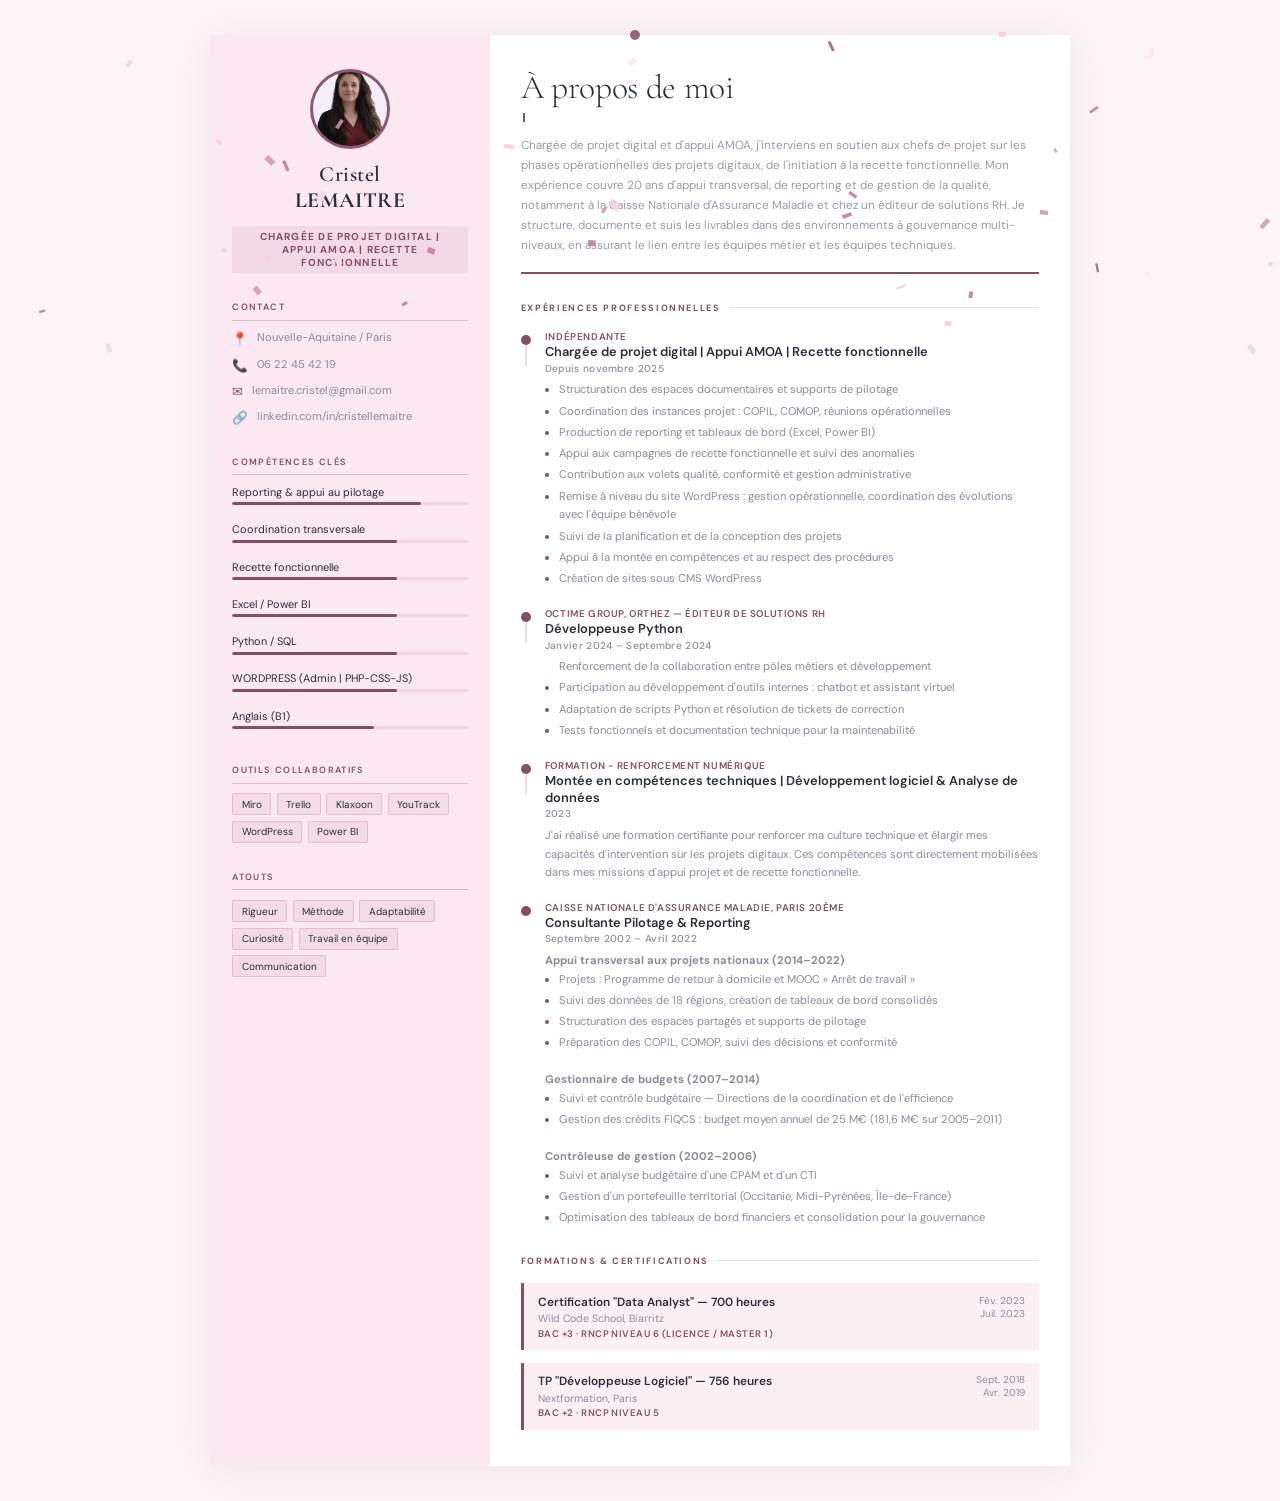
<file: CV_Cristel_LEMAITRE.html>
<!DOCTYPE html>
<html lang="fr">
<head>
  <meta charset="UTF-8" />
  <meta name="viewport" content="width=device-width, initial-scale=1.0" />
  <title>Cristel LEMAITRE - CV</title>
  <link href="https://fonts.googleapis.com/css2?family=Cormorant+Garamond:wght@300;400;600&family=DM+Sans:wght@300;400;500;600&display=swap" rel="stylesheet" />
  <link rel="stylesheet" href="style.css" />
  <script src="animations.js" defer></script>
</head>
<body>

<div class="cursor" id="cursor"></div>
<div class="cursor-ring" id="cursor-ring"></div>
<canvas id="confetti-canvas"></canvas>

<div class="page">

  <!-- SIDEBAR -->
  <aside class="sidebar">
    <div class="avatar-wrap">
      <div class="avatar"><img src="avatar.jpg" alt="Photo de profil"></div>
      <div class="sidebar-name">Cristel<br><strong>LEMAITRE</strong></div>
      <div class="sidebar-title"><strong>Chargée de projet digital | Appui AMOA | Recette fonctionnelle</strong></div>
    </div>

    <div class="s-section">
      <div class="s-label">Contact</div>
      <div class="contact-list">
        <div class="contact-item"><span class="ico">📍</span><span>Nouvelle-Aquitaine / Paris</span></div>
        <div class="contact-item"><span class="ico">📞</span><span>06 22 45 42 19</span></div>
        <div class="contact-item"><span class="ico">✉</span><span><a href="mailto:lemaitre.cristel@gmail.com">lemaitre.cristel@gmail.com</a></span></div>
        <div class="contact-item"><span class="ico">🔗</span><span><a href="https://www.linkedin.com/in/cristellemaitre/" target="_blank">linkedin.com/in/cristellemaitre</a></span></div>
      </div>
    </div>

    <div class="s-section">
      <div class="s-label">Compétences clés</div>
      <div class="skill-bar-item">
        <div class="skill-bar-label"><span>Reporting & appui au pilotage</span></div>
        <div class="bar-bg"><div class="bar-fill" data-w="80"></div></div>
      </div>
      <div class="skill-bar-item">
        <div class="skill-bar-label"><span>Coordination transversale</span></div>
        <div class="bar-bg"><div class="bar-fill" data-w="70"></div></div>
      </div>
      <div class="skill-bar-item">
        <div class="skill-bar-label"><span>Recette fonctionnelle</span></div>
        <div class="bar-bg"><div class="bar-fill" data-w="70"></div></div>
      </div>
      <div class="skill-bar-item">
        <div class="skill-bar-label"><span>Excel / Power BI</span></div>
        <div class="bar-bg"><div class="bar-fill" data-w="70"></div></div>
      </div>
      <div class="skill-bar-item">
        <div class="skill-bar-label"><span>Python / SQL</span></div>
        <div class="bar-bg"><div class="bar-fill" data-w="70"></div></div>
      </div>
      <div class="skill-bar-item">
        <div class="skill-bar-label"><span>WORDPRESS (Admin | PHP-CSS-JS)</span></div>
        <div class="bar-bg"><div class="bar-fill" data-w="70"></div></div>
      </div>
      <div class="skill-bar-item">
        <div class="skill-bar-label"><span>Anglais (B1)</span></div>
        <div class="bar-bg"><div class="bar-fill" data-w="60"></div></div>
      </div>
    </div>

    <div class="s-section">
      <div class="s-label">Outils collaboratifs</div>
      <div class="tag-list">
        <span class="tag">Miro</span>
        <span class="tag">Trello</span>
        <span class="tag">Klaxoon</span>
        <span class="tag">YouTrack</span>
        <span class="tag">WordPress</span>
        <span class="tag">Power BI</span>
      </div>
    </div>

    <div class="s-section">
      <div class="s-label">Atouts</div>
      <div class="tag-list">
        <span class="tag">Rigueur</span>
        <span class="tag">Méthode</span>
        <span class="tag">Adaptabilité</span>
        <span class="tag">Curiosité</span>
        <span class="tag">Travail en équipe</span>
        <span class="tag">Communication</span>
      </div>
    </div>
  </aside>

  <!-- MAIN -->
  <main class="main">

    <header class="main-header">
      <div class="main-name">À propos de moi</div>
      <div class="main-role"></div>
      <p class="main-summary">
        Chargée de projet digital et d'appui AMOA, j'interviens en soutien aux chefs de projet sur les phases opérationnelles des projets digitaux, de l'initiation à la recette fonctionnelle. Mon expérience couvre 20 ans d'appui transversal, de reporting et de gestion de la qualité, notamment à la Caisse Nationale d'Assurance Maladie et chez un éditeur de solutions RH. Je structure, documente et suis les livrables dans des environnements à gouvernance multi-niveaux, en assurant le lien entre les équipes métier et les équipes techniques.
      </p>
    </header>

    <section class="section">
      <div class="section-title">Expériences professionnelles</div>
      <div class="timeline">

        <div class="tl-item">
          <div class="tl-dot"></div>
          <div>
            <div class="tl-org">Indépendante</div>
            <div class="tl-role">Chargée de projet digital | Appui AMOA | Recette fonctionnelle</div>
            <div class="tl-meta">Depuis novembre 2025</div>
            <div class="tl-desc">
              <ul>
                <li>Structuration des espaces documentaires et supports de pilotage</li>
                <li>Coordination des instances projet : COPIL, COMOP, réunions opérationnelles</li>
                <li>Production de reporting et tableaux de bord (Excel, Power BI)</li>
                <li>Appui aux campagnes de recette fonctionnelle et suivi des anomalies</li>
                <li>Contribution aux volets qualité, conformité et gestion administrative</li>
                <li>Remise à niveau du site WordPress : gestion opérationnelle, coordination des évolutions avec l'équipe bénévole</li>
                <li>Suivi de la planification et de la conception des projets</li>
                <li>Appui à la montée en compétences et au respect des procédures</li>
                <li>Création de sites sous CMS WordPress</li>
              </ul>
            </div>
          </div>
        </div>

        <div class="tl-item">
          <div class="tl-dot"></div>
          <div>
            <div class="tl-org">Octime Group, Orthez — Éditeur de solutions RH</div>
            <div class="tl-role">Développeuse Python</div>
            <div class="tl-meta">Janvier 2024 – Septembre 2024</div>
            <div class="tl-desc">
              <ul>
                <p>Renforcement de la collaboration entre pôles métiers et développement</p>
                <li>Participation au développement d'outils internes : chatbot et assistant virtuel</li>
                <li>Adaptation de scripts Python et résolution de tickets de correction</li>
                <li>Tests fonctionnels et documentation technique pour la maintenabilité</li>
              </ul>
            </div>
          </div>
        </div>

        <div class="tl-item">
          <div class="tl-dot"></div>
          <div>
            <div class="tl-org">Formation - Renforcement numérique</div>
            <div class="tl-role">Montée en compétences techniques | Développement logiciel & Analyse de données</div>
            <div class="tl-meta">2023</div>
            <div class="tl-desc">
              <p>J'ai réalisé une formation certifiante pour renforcer ma culture technique et élargir mes capacités d'intervention sur les projets digitaux. Ces compétences sont directement mobilisées dans mes missions d'appui projet et de recette fonctionnelle.</p>
            </div>
          </div>
        </div>

        <div class="tl-item">
          <div class="tl-dot"></div>
          <div>
            <div class="tl-org">Caisse Nationale d'Assurance Maladie, Paris 20ème</div>
            <div class="tl-role">Consultante Pilotage & Reporting</div>
            <div class="tl-meta">Septembre 2002 – Avril 2022</div>
            <div class="tl-desc">
              <p><strong>Appui transversal aux projets nationaux (2014–2022)</strong></p>
              <ul>
                <li>Projets : Programme de retour à domicile et MOOC «&nbsp;Arrêt de travail&nbsp;»</li>
                <li>Suivi des données de 18 régions, création de tableaux de bord consolidés</li>
                <li>Structuration des espaces partagés et supports de pilotage</li>
                <li>Préparation des COPIL, COMOP, suivi des décisions et conformité</li>
              </ul>
              <br>
              <p><strong>Gestionnaire de budgets (2007–2014)</strong></p>
              <ul>
                <li>Suivi et contrôle budgétaire — Directions de la coordination et de l'efficience</li>
                <li>Gestion des crédits FIQCS : budget moyen annuel de 25 M€ (181,6 M€ sur 2005–2011)</li>
              </ul>
              <br>
              <p><strong>Contrôleuse de gestion (2002–2006)</strong></p>
              <ul>
                <li>Suivi et analyse budgétaire d'une CPAM et d'un CTI</li>
                <li>Gestion d'un portefeuille territorial (Occitanie, Midi-Pyrénées, Île-de-France)</li>
                <li>Optimisation des tableaux de bord financiers et consolidation pour la gouvernance</li>
              </ul>
            </div>
          </div>
        </div>

      </div>
    </section>

    <section class="section">
      <div class="section-title">Formations & Certifications</div>
      <div class="edu-grid">

        <div class="edu-item">
          <div>
            <div class="edu-title">Certification "Data Analyst" — 700 heures</div>
            <div class="edu-school">Wild Code School, Biarritz</div>
            <div class="edu-level">Bac +3 · RNCP Niveau 6 (Licence / Master 1)</div>
          </div>
          <div class="edu-date">Fév. 2023<br>Juil. 2023</div>
        </div>

        <div class="edu-item">
          <div>
            <div class="edu-title">TP "Développeuse Logiciel" — 756 heures</div>
            <div class="edu-school">Nextformation, Paris</div>
            <div class="edu-level">Bac +2 · RNCP Niveau 5</div>
          </div>
          <div class="edu-date">Sept. 2018<br>Avr. 2019</div>
        </div>

      </div>
    </section>

  </main>
</div>
</body>
</html>
</file>
<file: style.css>
*, *::before, *::after { box-sizing: border-box; margin: 0; padding: 0; }

:root {
  --ink: #2d2d3a;
  --accent: #854e67;
  --accent-light: #fdf0f5;
  --muted: #8a8a9a;
  --line: #ecdde5;
  --bg: #fdf5f8;
  --white: #ffffff;
  --sidebar-w: 280px;
}

html { font-size: 14px; }

body {
  font-family: 'DM Sans', sans-serif;
  background: var(--bg);
  color: var(--ink);
  min-height: 100vh;
  display: flex;
  justify-content: center;
  padding: 2.5rem 1rem;
}

.page {
  width: 860px;
  max-width: 100%;
  background: var(--white);
  box-shadow: 0 4px 40px rgba(0,0,0,0.08);
  display: grid;
  grid-template-columns: var(--sidebar-w) 1fr;
  opacity: 0;
  animation: fadeUp 0.7s ease forwards;
}

@keyframes fadeUp {
  from { opacity: 0; transform: translateY(18px); }
  to   { opacity: 1; transform: translateY(0); }
}

/* SIDEBAR */
.sidebar {
  background: #fce8f1;
  color: var(--ink);
  padding: 2.4rem 1.6rem;
  display: flex;
  flex-direction: column;
  gap: 2rem;
}

.avatar-wrap {
  display: flex;
  flex-direction: column;
  align-items: center;
  text-align: center;
  gap: 0.9rem;
}

.avatar {
  width: 80px;
  height: 80px;
  border-radius: 50%;
  background: var(--accent);
  display: flex;
  align-items: center;
  justify-content: center;
  font-family: 'Cormorant Garamond', serif;
  font-size: 2rem;
  font-weight: 300;
  color: #fff;
  letter-spacing: 0.05em;
  border: 3px solid rgba(176,107,138,0.25);
  overflow: hidden;
}

.avatar img {
  width: 100%;
  height: 100%;
  object-fit: cover;
  display: block;
}

.sidebar-name {
  font-family: 'Cormorant Garamond', serif;
  font-size: 1.55rem;
  font-weight: 600;
  color: var(--ink);
  line-height: 1.2;
  letter-spacing: 0.02em;
}

.sidebar-title {
  font-size: 0.72rem;
  font-weight: 500;
  text-transform: uppercase;
  letter-spacing: 0.12em;
  color: var(--accent);
  background: rgba(176,107,138,0.12);
  padding: 0.3rem 0.7rem;
  border-radius: 2px;
}

.s-section { display: flex; flex-direction: column; gap: 0.7rem; }

.s-label {
  font-size: 0.65rem;
  font-weight: 600;
  text-transform: uppercase;
  letter-spacing: 0.15em;
  color: var(--accent);
  padding-bottom: 0.45rem;
  border-bottom: 1px solid rgba(176,107,138,0.35);
}

.contact-list { display: flex; flex-direction: column; gap: 0.55rem; }

.contact-item {
  display: flex;
  align-items: flex-start;
  gap: 0.6rem;
  font-size: 0.8rem;
  color: var(--muted);
  line-height: 1.4;
}

.contact-item .ico {
  color: var(--accent);
  flex-shrink: 0;
  margin-top: 1px;
  font-size: 0.9rem;
}

.contact-item a { color: var(--muted); text-decoration: none; }
.contact-item a:hover { color: var(--accent); }

.tag-list { display: flex; flex-wrap: wrap; gap: 0.4rem; }

.tag {
  font-size: 0.72rem;
  padding: 0.25rem 0.6rem;
  border-radius: 2px;
  background: rgba(176,107,138,0.1);
  color: var(--ink);
  border: 1px solid rgba(176,107,138,0.25);
}

.skill-bar-item { display: flex; flex-direction: column; gap: 0.25rem; margin-bottom: 0.5rem; }
.skill-bar-label { font-size: 0.78rem; color: var(--ink); display: flex; justify-content: space-between; }
.bar-bg { height: 3px; background: rgba(176,107,138,0.15); border-radius: 2px; overflow: hidden; }

.bar-fill {
  height: 100%;
  background: var(--accent);
  border-radius: 2px;
  width: 0;
  animation: growBar 1s ease 0.6s forwards;
}

@keyframes growBar { from { width: 0; } }

.bar-fill[data-w="90"] { animation-name: growBar90; }
.bar-fill[data-w="85"] { animation-name: growBar85; }
.bar-fill[data-w="80"] { animation-name: growBar80; }
.bar-fill[data-w="70"] { animation-name: growBar70; }
.bar-fill[data-w="60"] { animation-name: growBar60; }
.bar-fill[data-w="40"] { animation-name: growBar40; }

@keyframes growBar90 { to { width: 90%; } }
@keyframes growBar85 { to { width: 85%; } }
@keyframes growBar80 { to { width: 80%; } }
@keyframes growBar70 { to { width: 70%; } }
@keyframes growBar60 { to { width: 60%; } }
@keyframes growBar40 { to { width: 40%; } }

/* MAIN */
.main {
  padding: 2.6rem 2.2rem;
  display: flex;
  flex-direction: column;
  gap: 2rem;
}

.main-header {
  border-bottom: 2px solid var(--accent);
  padding-bottom: 1.2rem;
}

.main-name {
  font-family: 'Cormorant Garamond', serif;
  font-size: 2.4rem;
  font-weight: 300;
  color: var(--ink);
  line-height: 1;
  letter-spacing: -0.01em;
}

.main-name strong { font-weight: 600; }

.main-role {
  font-size: 0.72rem;
  font-weight: 600;
  text-transform: uppercase;
  letter-spacing: 0.16em;
  color: var(--accent);
  margin: 0.4rem 0 0.8rem;
}

.main-summary {
  font-size: 0.84rem;
  color: var(--muted);
  line-height: 1.7;
  font-weight: 300;
  max-width: 520px;
}

.section { display: flex; flex-direction: column; gap: 1.2rem; }

.section-title {
  font-size: 0.65rem;
  font-weight: 700;
  text-transform: uppercase;
  letter-spacing: 0.18em;
  color: var(--accent);
  display: flex;
  align-items: center;
  gap: 0.6rem;
}

.section-title::after {
  content: '';
  flex: 1;
  height: 1px;
  background: var(--line);
}

/* Timeline */
.timeline { display: flex; flex-direction: column; gap: 1.4rem; }

.tl-item {
  display: grid;
  grid-template-columns: 10px 1fr;
  gap: 0 1rem;
  position: relative;
  padding-left: 0;
}

.tl-dot {
  width: 10px;
  height: 10px;
  background: var(--accent);
  border-radius: 50%;
  margin-top: 0.35rem;
  flex-shrink: 0;
  position: relative;
}

.tl-dot::after {
  content: '';
  position: absolute;
  top: 10px;
  left: 4px;
  width: 2px;
  background: var(--line);
  bottom: calc(-1.4rem - 1px);
}

.tl-item:last-child .tl-dot::after { display: none; }

.tl-meta {
  font-size: 0.72rem;
  color: var(--muted);
  font-weight: 500;
  letter-spacing: 0.03em;
  margin-bottom: 0.15rem;
}

.tl-org {
  font-size: 0.7rem;
  color: var(--accent);
  font-weight: 600;
  text-transform: uppercase;
  letter-spacing: 0.06em;
}

.tl-role {
  font-size: 0.92rem;
  font-weight: 600;
  color: var(--ink);
  margin-bottom: 0.1rem;
}

.tl-desc { font-size: 0.8rem; color: var(--muted); line-height: 1.65; margin-top: 0.4rem; }

.tl-desc ul { padding-left: 1rem; display: flex; flex-direction: column; gap: 0.2rem; }
.tl-desc li::marker { color: var(--accent); }

/* Formations */
.edu-grid { display: flex; flex-direction: column; gap: 0.9rem; }

.edu-item {
  display: flex;
  justify-content: space-between;
  align-items: flex-start;
  padding: 0.75rem 1rem;
  background: var(--accent-light);
  border-left: 3px solid var(--accent);
  gap: 1rem;
}

.edu-title { font-size: 0.85rem; font-weight: 600; color: var(--ink); }
.edu-school { font-size: 0.75rem; color: var(--muted); margin-top: 0.15rem; }
.edu-level { font-size: 0.68rem; color: var(--accent); font-weight: 600; text-transform: uppercase; letter-spacing: 0.05em; margin-top: 0.2rem; }
.edu-date { font-size: 0.72rem; color: var(--muted); white-space: nowrap; text-align: right; }

/* RESPONSIVE MOBILE */
@media (max-width: 600px) {

  body {
    padding: 0;
  }

  .page {
    display: flex;
    flex-direction: column;
    width: 100%;
    box-shadow: none;
  }

  .sidebar {
    padding: 1.8rem 1.2rem;
    gap: 1.4rem;
  }

  .avatar {
    width: 72px;
    height: 72px;
  }

  .sidebar-name {
    font-size: 1.3rem;
  }

  .main {
    padding: 1.6rem 1.2rem;
    gap: 1.4rem;
  }

  .main-name {
    font-size: 1.8rem;
  }

  .main-summary {
    max-width: 100%;
    font-size: 0.82rem;
  }

  .edu-item {
    flex-direction: column;
    gap: 0.3rem;
  }

  .edu-date {
    text-align: left;
  }

  .tl-dot::after {
    bottom: calc(-1.4rem - 1px);
  }
}
#qrcode {
  margin-top: 10px;
}

.qr-label {
  margin-top: 6px;
  font-size: 0.85rem;
  color: #555;
}

/* CURSEUR PERSONNALISE */
body { cursor: none; }

.cursor {
  position: fixed;
  width: 10px;
  height: 10px;
  background: var(--accent);
  border-radius: 50%;
  pointer-events: none;
  z-index: 9999;
  transform: translate(-50%, -50%);
  transition: transform 0.12s ease, opacity 0.2s ease;
  opacity: 0.85;
}

.cursor-ring {
  position: fixed;
  width: 28px;
  height: 28px;
  border: 1.5px solid var(--accent);
  border-radius: 50%;
  pointer-events: none;
  z-index: 9998;
  transform: translate(-50%, -50%);
  transition: transform 0.22s ease, width 0.2s ease, height 0.2s ease, opacity 0.2s ease;
  opacity: 0.4;
}

a:hover ~ .cursor,
.tag:hover ~ .cursor { transform: translate(-50%, -50%) scale(1.6); }

/* TAGS REBOND */
.tag {
  transition: transform 0.15s ease, background 0.2s ease, box-shadow 0.2s ease;
  display: inline-block;
}

.tag:hover {
  animation: tagBounce 0.35s ease;
  background: rgba(176,107,138,0.22);
  box-shadow: 0 2px 8px rgba(176,107,138,0.2);
}

@keyframes tagBounce {
  0%   { transform: translateY(0); }
  30%  { transform: translateY(-5px); }
  55%  { transform: translateY(-2px); }
  75%  { transform: translateY(-4px); }
  100% { transform: translateY(0); }
}

/* CANVAS CONFETTI */
#confetti-canvas {
  position: fixed;
  top: 0;
  left: 0;
  width: 100%;
  height: 100%;
  pointer-events: none;
  z-index: 9997;
}

/* MACHINE A ECRIRE : curseur clignotant */
.typewriter-cursor {
  display: inline-block;
  width: 2px;
  height: 0.9em;
  background: var(--accent);
  margin-left: 2px;
  vertical-align: middle;
  animation: blink 0.75s step-end infinite;
}

@keyframes blink {
  0%, 100% { opacity: 1; }
  50%       { opacity: 0; }
}

/* Print */
@media print {
  body { padding: 0; background: #fff; cursor: auto; }
  .page { box-shadow: none; width: 100%; }
  .cursor, .cursor-ring, #confetti-canvas { display: none; }
  @page { margin: 0; size: A4; }
}
</file>
